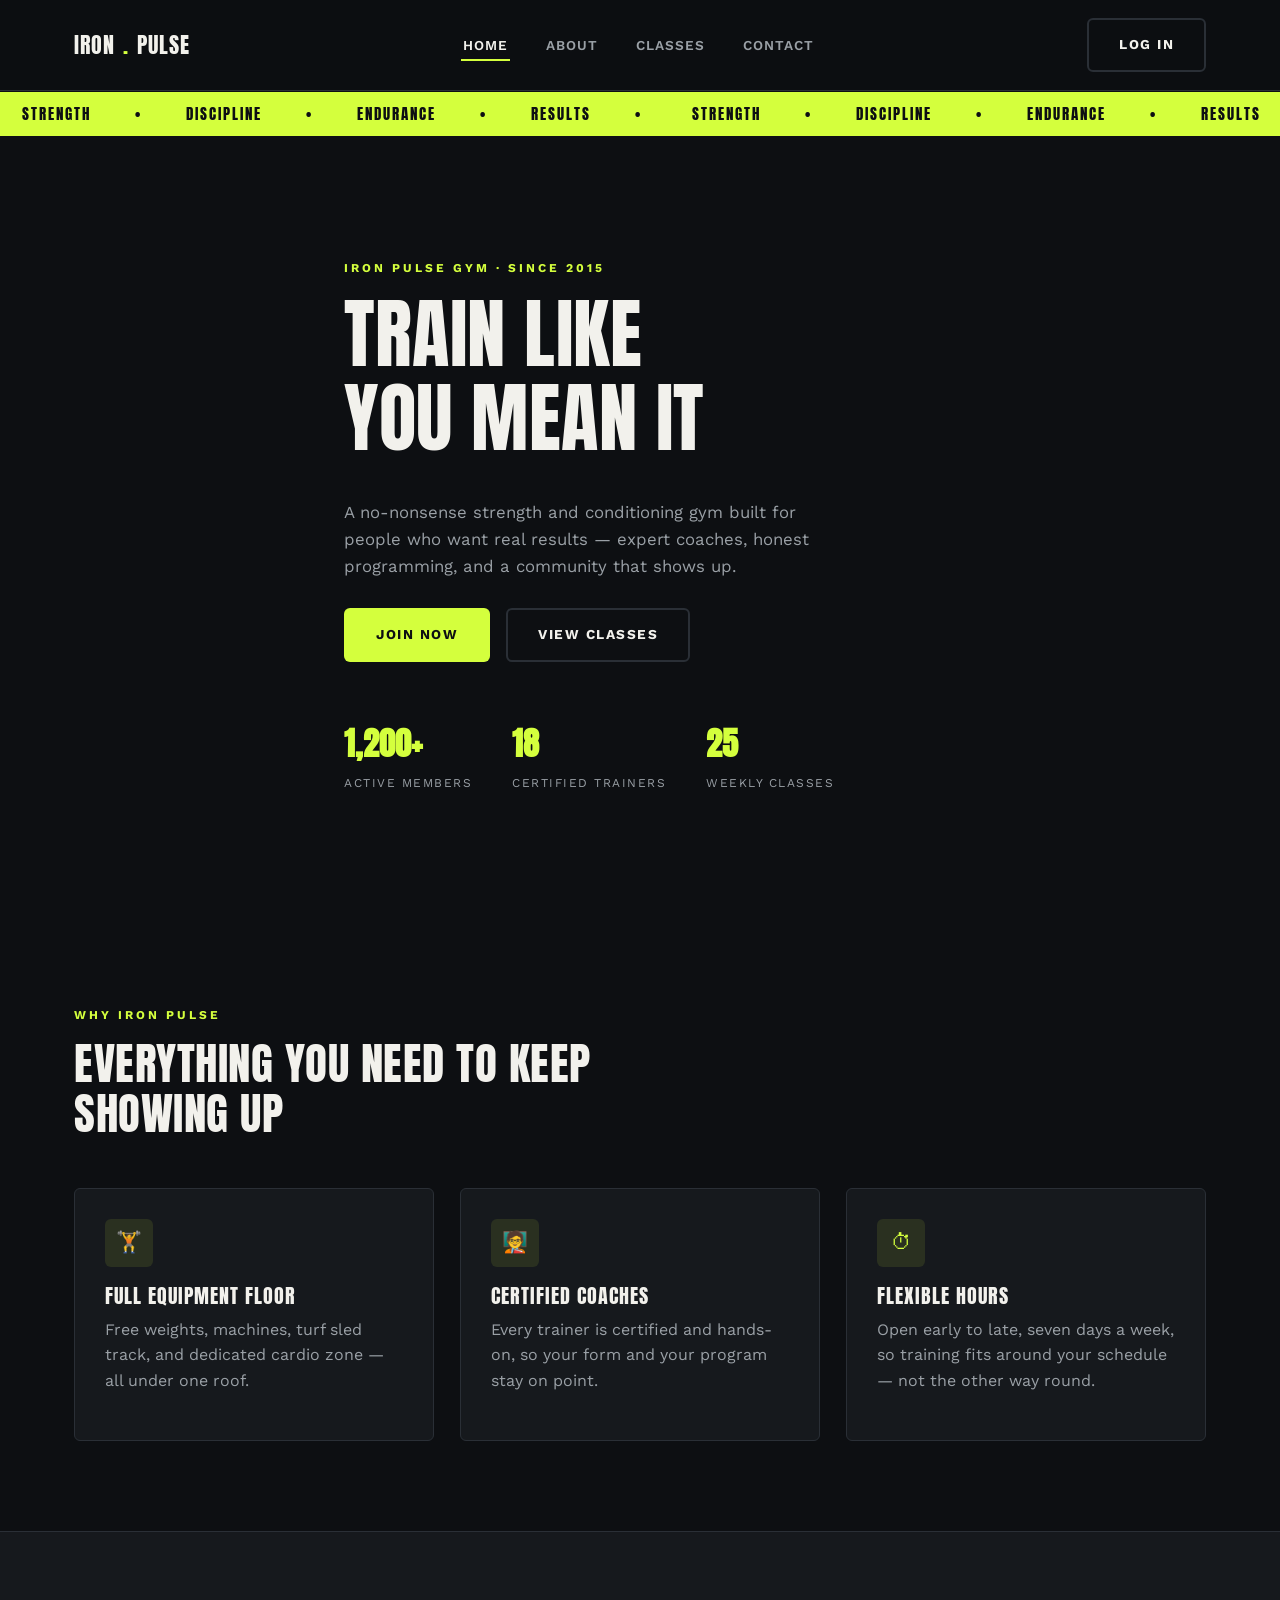
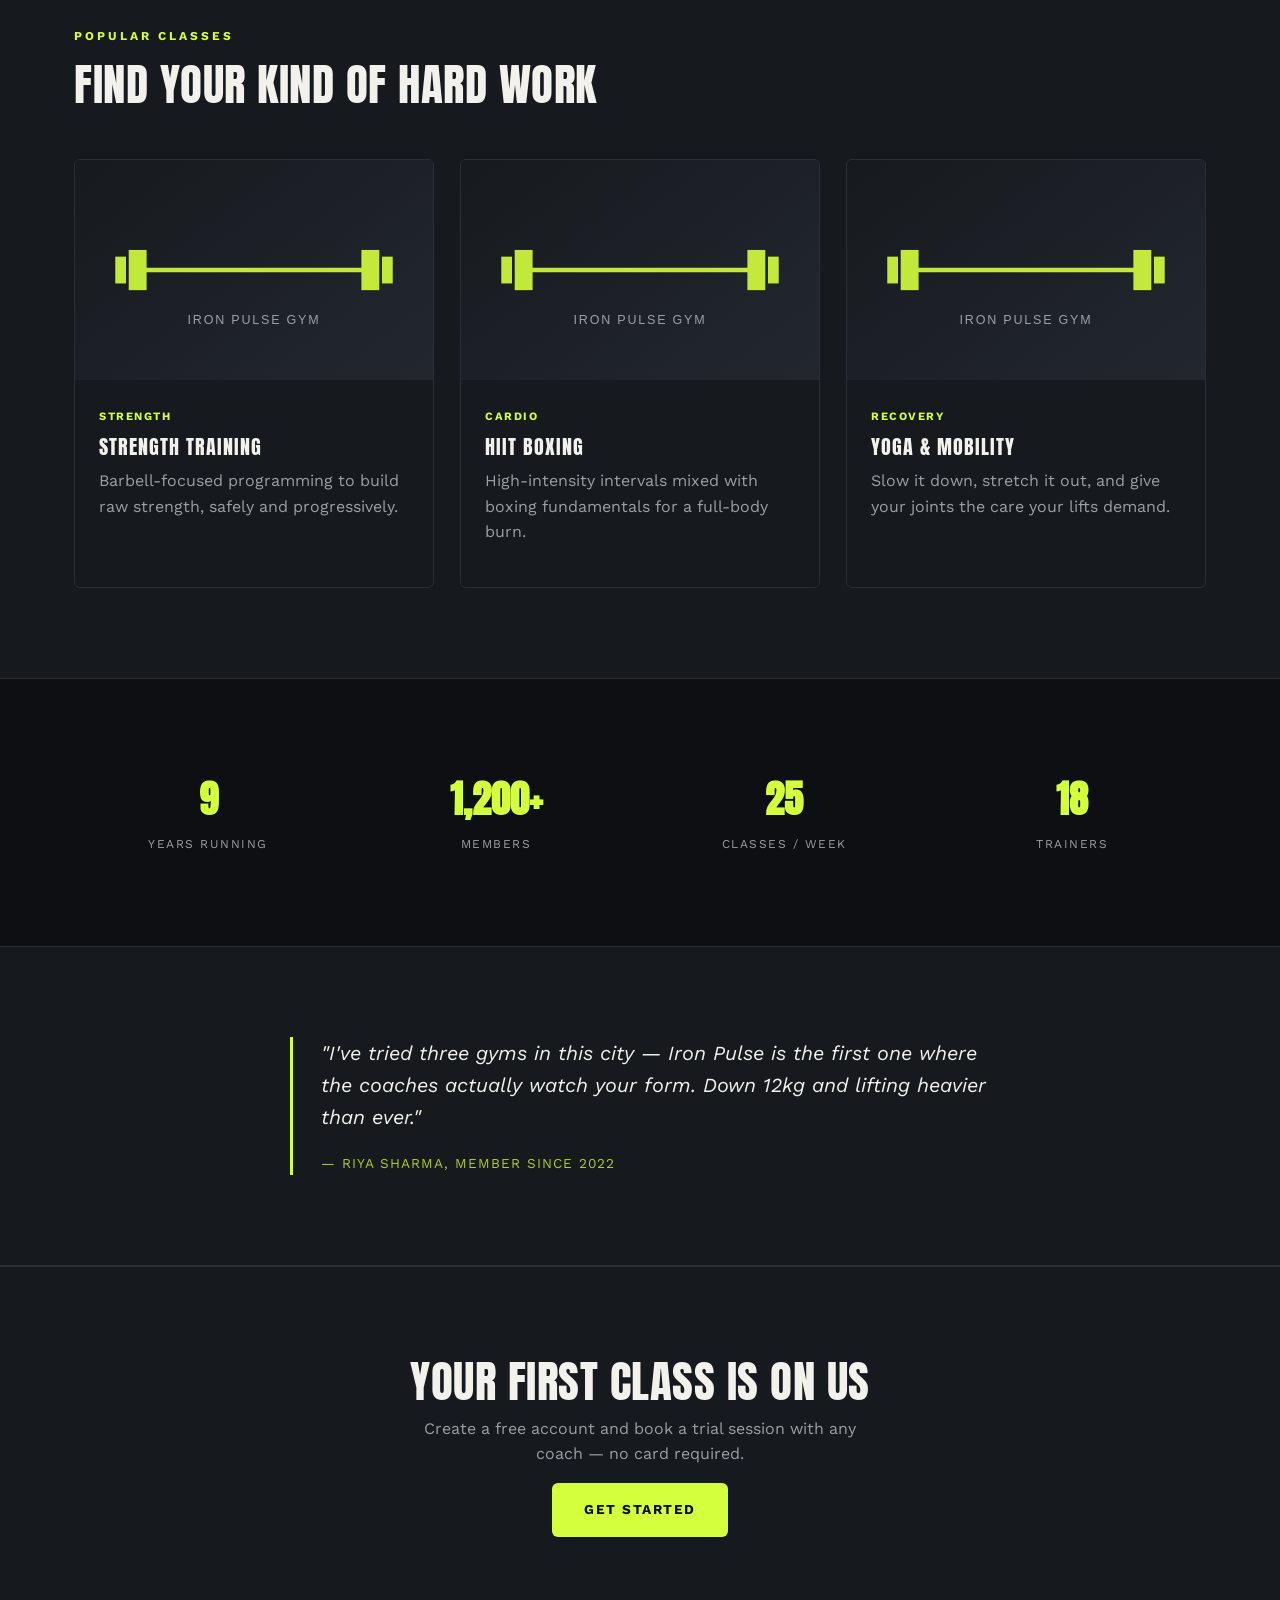
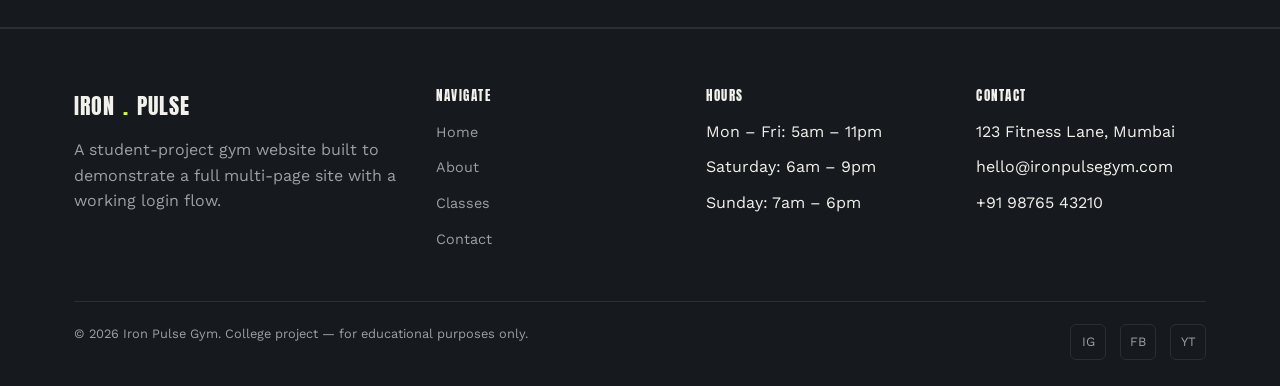
<file: IRON_PULSE--main/IRON_PULSE--main/IRON PULSE/index.html>
<!DOCTYPE html>
<html lang="en">
<head>
<meta charset="UTF-8">
<meta name="viewport" content="width=device-width, initial-scale=1.0">
<title>Iron Pulse Gym — Train Like You Mean It</title>
<meta name="description" content="Iron Pulse Gym — strength training, HIIT, yoga and more. Join today.">
<link rel="stylesheet" href="css/style.css">
</head>
<body>

<header class="site-header">
  <nav class="nav container">
    <a href="index.html" class="brand">IRON<span class="dot">.</span>PULSE</a>
    <ul class="nav-links">
      <li><a href="index.html" class="active">Home</a></li>
      <li><a href="about.html">About</a></li>
      <li><a href="classes.html">Classes</a></li>
      <li><a href="contact.html">Contact</a></li>
    </ul>
    <div class="nav-cta">
      <a href="login.html" class="btn btn-ghost">Log In</a>
      <button class="nav-toggle" aria-label="Toggle menu">☰</button>
    </div>
  </nav>
</header>

<div class="marquee" aria-hidden="true">
  <div class="marquee-track">
    <span>STRENGTH</span><span>•</span><span>DISCIPLINE</span><span>•</span><span>ENDURANCE</span><span>•</span><span>RESULTS</span><span>•</span>
    <span>STRENGTH</span><span>•</span><span>DISCIPLINE</span><span>•</span><span>ENDURANCE</span><span>•</span><span>RESULTS</span><span>•</span>
  </div>
</div>

<!-- HERO -->
<section class="hero">
  <div class="container hero-inner">
    <span class="eyebrow">Iron Pulse Gym · Since 2015</span>
    <h1>Train Like<br>You Mean It</h1>
    <p class="lead">A no-nonsense strength and conditioning gym built for people who want real results — expert coaches, honest programming, and a community that shows up.</p>
    <div class="hero-actions">
      <a href="login.html" class="btn btn-primary">Join Now</a>
      <a href="classes.html" class="btn btn-ghost">View Classes</a>
    </div>
    <div class="hero-stats">
      <div><strong>1,200+</strong><span>Active Members</span></div>
      <div><strong>18</strong><span>Certified Trainers</span></div>
      <div><strong>25</strong><span>Weekly Classes</span></div>
    </div>
  </div>
</section>

<!-- WHY CHOOSE US -->
<section>
  <div class="container">
    <div class="section-head">
      <span class="eyebrow">Why Iron Pulse</span>
      <h2>Everything you need to keep showing up</h2>
    </div>
    <div class="grid grid-3">
      <div class="card">
        <div class="icon">🏋</div>
        <h3>Full Equipment Floor</h3>
        <p>Free weights, machines, turf sled track, and dedicated cardio zone — all under one roof.</p>
      </div>
      <div class="card">
        <div class="icon">🧑‍🏫</div>
        <h3>Certified Coaches</h3>
        <p>Every trainer is certified and hands-on, so your form and your program stay on point.</p>
      </div>
      <div class="card">
        <div class="icon">⏱</div>
        <h3>Flexible Hours</h3>
        <p>Open early to late, seven days a week, so training fits around your schedule — not the other way round.</p>
      </div>
    </div>
  </div>
</section>

<!-- FEATURED CLASSES -->
<section class="section-alt">
  <div class="container">
    <div class="section-head">
      <span class="eyebrow">Popular Classes</span>
      <h2>Find your kind of hard work</h2>
    </div>
    <div class="grid grid-3">
      <div class="media-card">
        <img src="https://images.unsplash.com/photo-1600880292203-757bb62b4baf?auto=format&fit=crop&w=700&q=80" alt="Trainer coaching a client through a strength training set" onerror="this.src='assets/placeholder.svg'">
        <div class="body">
          <span class="tag">Strength</span>
          <h3>Strength Training</h3>
          <p>Barbell-focused programming to build raw strength, safely and progressively.</p>
        </div>
      </div>
      <div class="media-card">
        <img src="https://images.unsplash.com/photo-1601422407692-ec4eeec1d9b3?auto=format&fit=crop&w=700&q=80" alt="Boxing gloves and pads used in a HIIT boxing class" onerror="this.src='assets/placeholder.svg'">
        <div class="body">
          <span class="tag">Cardio</span>
          <h3>HIIT Boxing</h3>
          <p>High-intensity intervals mixed with boxing fundamentals for a full-body burn.</p>
        </div>
      </div>
      <div class="media-card">
        <img src="https://images.unsplash.com/photo-1518611012118-696072aa579a?auto=format&fit=crop&w=700&q=80" alt="Group yoga and mobility class on mats" onerror="this.src='assets/placeholder.svg'">
        <div class="body">
          <span class="tag">Recovery</span>
          <h3>Yoga & Mobility</h3>
          <p>Slow it down, stretch it out, and give your joints the care your lifts demand.</p>
        </div>
      </div>
    </div>
  </div>
</section>

<!-- STATS -->
<section>
  <div class="container stats-strip">
    <div><strong>9</strong><span>Years Running</span></div>
    <div><strong>1,200+</strong><span>Members</span></div>
    <div><strong>25</strong><span>Classes / Week</span></div>
    <div><strong>18</strong><span>Trainers</span></div>
  </div>
</section>

<!-- TESTIMONIAL -->
<section class="section-alt">
  <div class="container">
    <div class="testimonial">
      <p>"I've tried three gyms in this city — Iron Pulse is the first one where the coaches actually watch your form. Down 12kg and lifting heavier than ever."</p>
      <div class="who">— Riya Sharma, Member since 2022</div>
    </div>
  </div>
</section>

<!-- CTA -->
<section class="cta-band">
  <div class="container">
    <h2>Your first class is on us</h2>
    <p>Create a free account and book a trial session with any coach — no card required.</p>
    <a href="login.html" class="btn btn-primary">Get Started</a>
  </div>
</section>

<footer class="site-footer">
  <div class="container">
    <div class="footer-grid">
      <div>
        <div class="brand" style="margin-bottom:14px;">IRON<span class="dot">.</span>PULSE</div>
        <p>A student-project gym website built to demonstrate a full multi-page site with a working login flow.</p>
      </div>
      <div>
        <h4>Navigate</h4>
        <ul>
          <li><a href="index.html">Home</a></li>
          <li><a href="about.html">About</a></li>
          <li><a href="classes.html">Classes</a></li>
          <li><a href="contact.html">Contact</a></li>
        </ul>
      </div>
      <div>
        <h4>Hours</h4>
        <ul>
          <li>Mon – Fri: 5am – 11pm</li>
          <li>Saturday: 6am – 9pm</li>
          <li>Sunday: 7am – 6pm</li>
        </ul>
      </div>
      <div>
        <h4>Contact</h4>
        <ul>
          <li>123 Fitness Lane, Mumbai</li>
          <li>hello@ironpulsegym.com</li>
          <li>+91 98765 43210</li>
        </ul>
      </div>
    </div>
    <div class="footer-bottom">
      <span>© 2026 Iron Pulse Gym. College project — for educational purposes only.</span>
      <div class="social-row">
        <a href="#" aria-label="Instagram">IG</a>
        <a href="#" aria-label="Facebook">FB</a>
        <a href="#" aria-label="YouTube">YT</a>
      </div>
    </div>
  </div>
</footer>

<script src="js/script.js"></script>
</body>
</html>
</file>
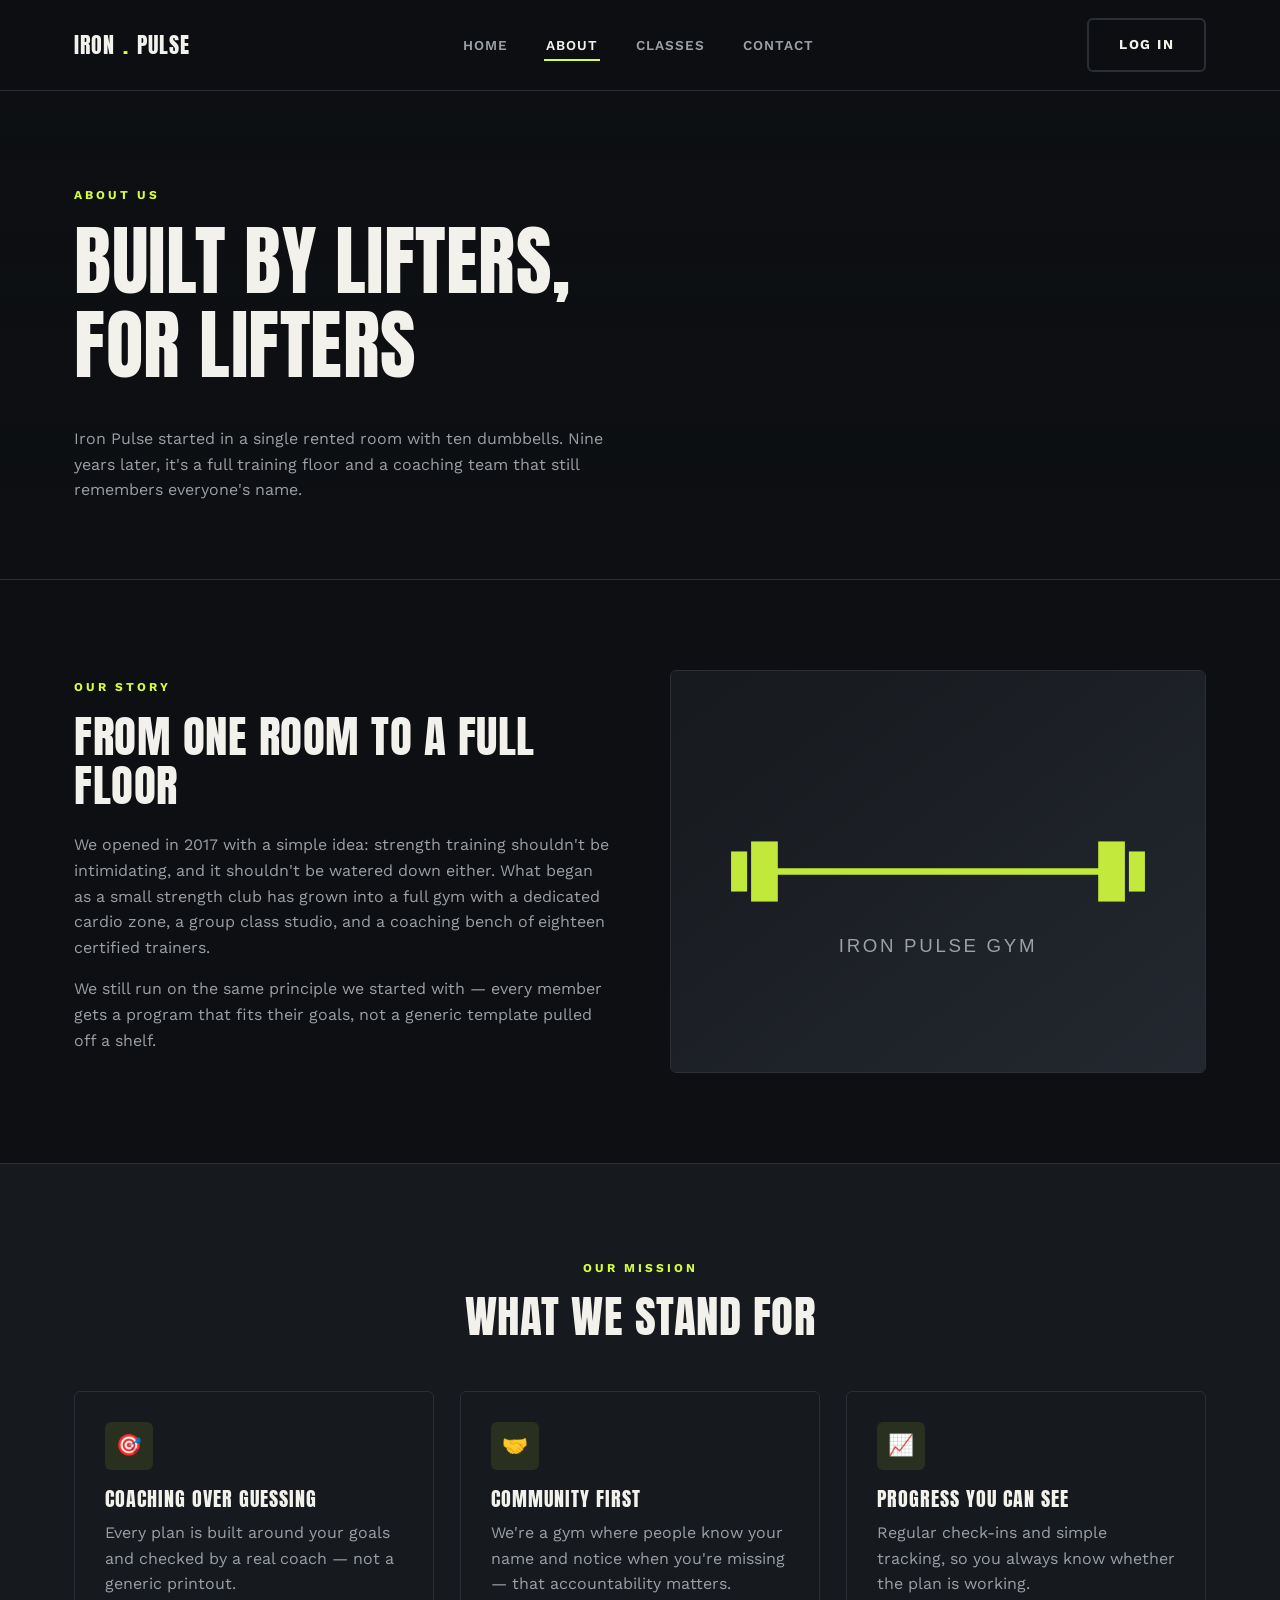
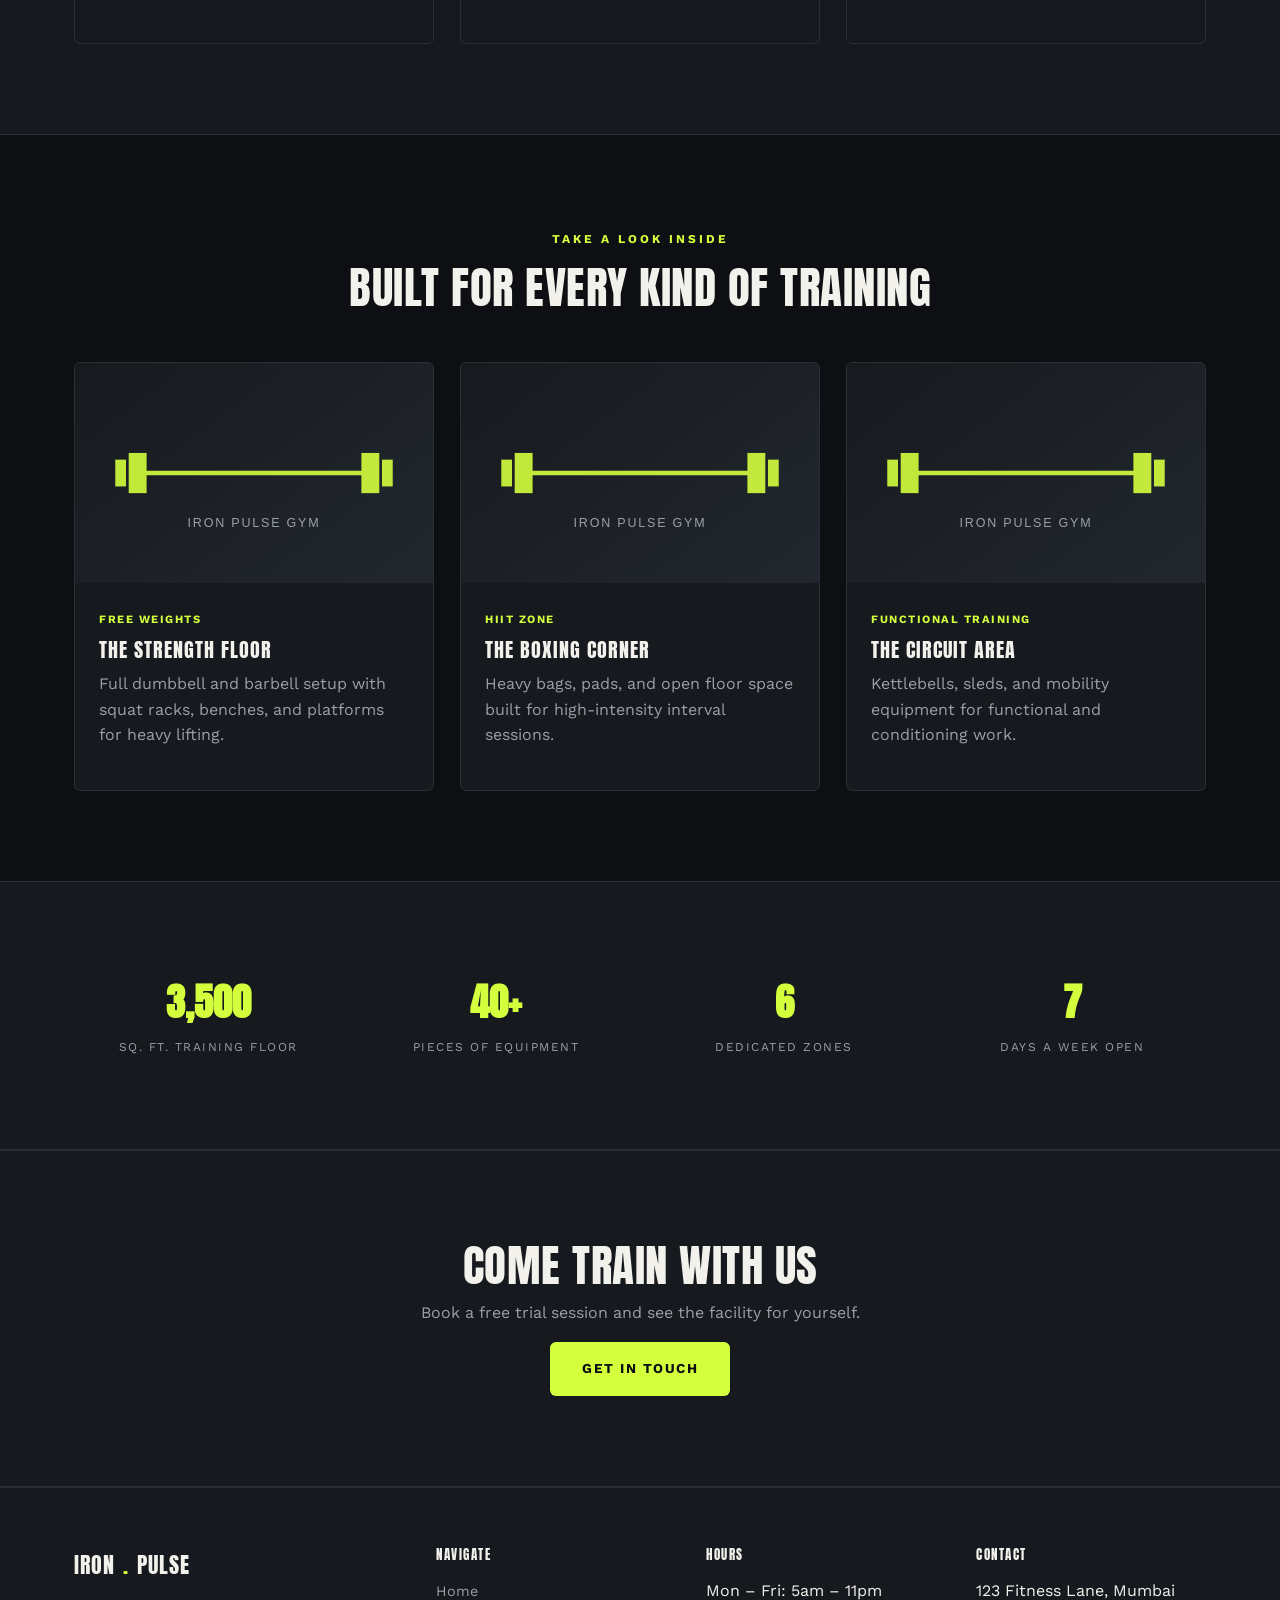
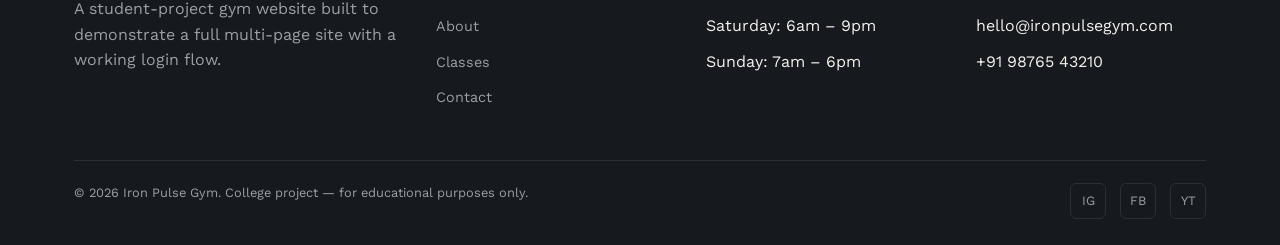
<file: IRON_PULSE--main/IRON_PULSE--main/IRON PULSE/about.html>
<!DOCTYPE html>
<html lang="en">
<head>
<meta charset="UTF-8">
<meta name="viewport" content="width=device-width, initial-scale=1.0">
<title>About Us — Iron Pulse Gym</title>
<meta name="description" content="Learn about Iron Pulse Gym's story, mission, and coaching team.">
<link rel="stylesheet" href="css/style.css">
</head>
<body>

<header class="site-header">
  <nav class="nav container">
    <a href="index.html" class="brand">IRON<span class="dot">.</span>PULSE</a>
    <ul class="nav-links">
      <li><a href="index.html">Home</a></li>
      <li><a href="about.html" class="active">About</a></li>
      <li><a href="classes.html">Classes</a></li>
      <li><a href="contact.html">Contact</a></li>
    </ul>
    <div class="nav-cta">
      <a href="login.html" class="btn btn-ghost">Log In</a>
      <button class="nav-toggle" aria-label="Toggle menu">☰</button>
    </div>
  </nav>
</header>

<section class="page-hero" style="--hero-img:url('https://images.unsplash.com/photo-1571019613454-1cb2f99b2d8b?auto=format&fit=crop&w=1600&q=80');">
  <div class="container">
    <span class="eyebrow">About Us</span>
    <h1>Built By Lifters,<br>For Lifters</h1>
    <p>Iron Pulse started in a single rented room with ten dumbbells. Nine years later, it's a full training floor and a coaching team that still remembers everyone's name.</p>
  </div>
</section>

<section>
  <div class="container">
    <div class="grid grid-2" style="align-items:center; gap:60px;">
      <div>
        <span class="eyebrow">Our Story</span>
        <h2>From One Room To A Full Floor</h2>
        <p>We opened in 2017 with a simple idea: strength training shouldn't be intimidating, and it shouldn't be watered down either. What began as a small strength club has grown into a full gym with a dedicated cardio zone, a group class studio, and a coaching bench of eighteen certified trainers.</p>
        <p>We still run on the same principle we started with — every member gets a program that fits their goals, not a generic template pulled off a shelf.</p>
      </div>
      <div>
        <img src="https://images.unsplash.com/photo-1550345332-09e3ac987658?auto=format&fit=crop&w=800&q=80" alt="Wide view of the Iron Pulse gym training floor" onerror="this.src='assets/placeholder.svg'" style="border-radius:6px; border:1px solid var(--border);">
      </div>
    </div>
  </div>
</section>

<section class="section-alt">
  <div class="container">
    <div class="section-head center">
      <span class="eyebrow">Our Mission</span>
      <h2>What We Stand For</h2>
    </div>
    <div class="grid grid-3">
      <div class="card">
        <div class="icon">🎯</div>
        <h3>Coaching Over Guessing</h3>
        <p>Every plan is built around your goals and checked by a real coach — not a generic printout.</p>
      </div>
      <div class="card">
        <div class="icon">🤝</div>
        <h3>Community First</h3>
        <p>We're a gym where people know your name and notice when you're missing — that accountability matters.</p>
      </div>
      <div class="card">
        <div class="icon">📈</div>
        <h3>Progress You Can See</h3>
        <p>Regular check-ins and simple tracking, so you always know whether the plan is working.</p>
      </div>
    </div>
  </div>
</section>

<section>
  <div class="container">
    <div class="section-head center">
      <span class="eyebrow">Take A Look Inside</span>
      <h2>Built For Every Kind Of Training</h2>
    </div>
    <div class="grid grid-3">
      <div class="media-card">
        <img src="https://images.unsplash.com/photo-1583454110551-21f2fa2afe61?auto=format&fit=crop&w=700&q=80" alt="Free weights and dumbbell rack on the training floor" onerror="this.src='assets/placeholder.svg'">
        <div class="body">
          <span class="tag">Free Weights</span>
          <h3>The Strength Floor</h3>
          <p>Full dumbbell and barbell setup with squat racks, benches, and platforms for heavy lifting.</p>
        </div>
      </div>
      <div class="media-card">
        <img src="https://images.unsplash.com/photo-1601422407692-ec4eeec1d9b3?auto=format&fit=crop&w=700&q=80" alt="Boxing and HIIT training corner" onerror="this.src='assets/placeholder.svg'">
        <div class="body">
          <span class="tag">HIIT Zone</span>
          <h3>The Boxing Corner</h3>
          <p>Heavy bags, pads, and open floor space built for high-intensity interval sessions.</p>
        </div>
      </div>
      <div class="media-card">
        <img src="https://images.unsplash.com/photo-1584735175315-9d5df23860e6?auto=format&fit=crop&w=700&q=80" alt="Kettlebells and functional training equipment" onerror="this.src='assets/placeholder.svg'">
        <div class="body">
          <span class="tag">Functional Training</span>
          <h3>The Circuit Area</h3>
          <p>Kettlebells, sleds, and mobility equipment for functional and conditioning work.</p>
        </div>
      </div>
    </div>
  </div>
</section>

<section class="section-alt">
  <div class="container stats-strip">
    <div><strong>3,500</strong><span>Sq. Ft. Training Floor</span></div>
    <div><strong>40+</strong><span>Pieces Of Equipment</span></div>
    <div><strong>6</strong><span>Dedicated Zones</span></div>
    <div><strong>7</strong><span>Days A Week Open</span></div>
  </div>
</section>

<section class="cta-band">
  <div class="container">
    <h2>Come train with us</h2>
    <p>Book a free trial session and see the facility for yourself.</p>
    <a href="contact.html" class="btn btn-primary">Get In Touch</a>
  </div>
</section>

<footer class="site-footer">
  <div class="container">
    <div class="footer-grid">
      <div>
        <div class="brand" style="margin-bottom:14px;">IRON<span class="dot">.</span>PULSE</div>
        <p>A student-project gym website built to demonstrate a full multi-page site with a working login flow.</p>
      </div>
      <div>
        <h4>Navigate</h4>
        <ul>
          <li><a href="index.html">Home</a></li>
          <li><a href="about.html">About</a></li>
          <li><a href="classes.html">Classes</a></li>
          <li><a href="contact.html">Contact</a></li>
        </ul>
      </div>
      <div>
        <h4>Hours</h4>
        <ul>
          <li>Mon – Fri: 5am – 11pm</li>
          <li>Saturday: 6am – 9pm</li>
          <li>Sunday: 7am – 6pm</li>
        </ul>
      </div>
      <div>
        <h4>Contact</h4>
        <ul>
          <li>123 Fitness Lane, Mumbai</li>
          <li>hello@ironpulsegym.com</li>
          <li>+91 98765 43210</li>
        </ul>
      </div>
    </div>
    <div class="footer-bottom">
      <span>© 2026 Iron Pulse Gym. College project — for educational purposes only.</span>
      <div class="social-row">
        <a href="#" aria-label="Instagram">IG</a>
        <a href="#" aria-label="Facebook">FB</a>
        <a href="#" aria-label="YouTube">YT</a>
      </div>
    </div>
  </div>
</footer>

<script src="js/script.js"></script>
</body>
</html>
</file>
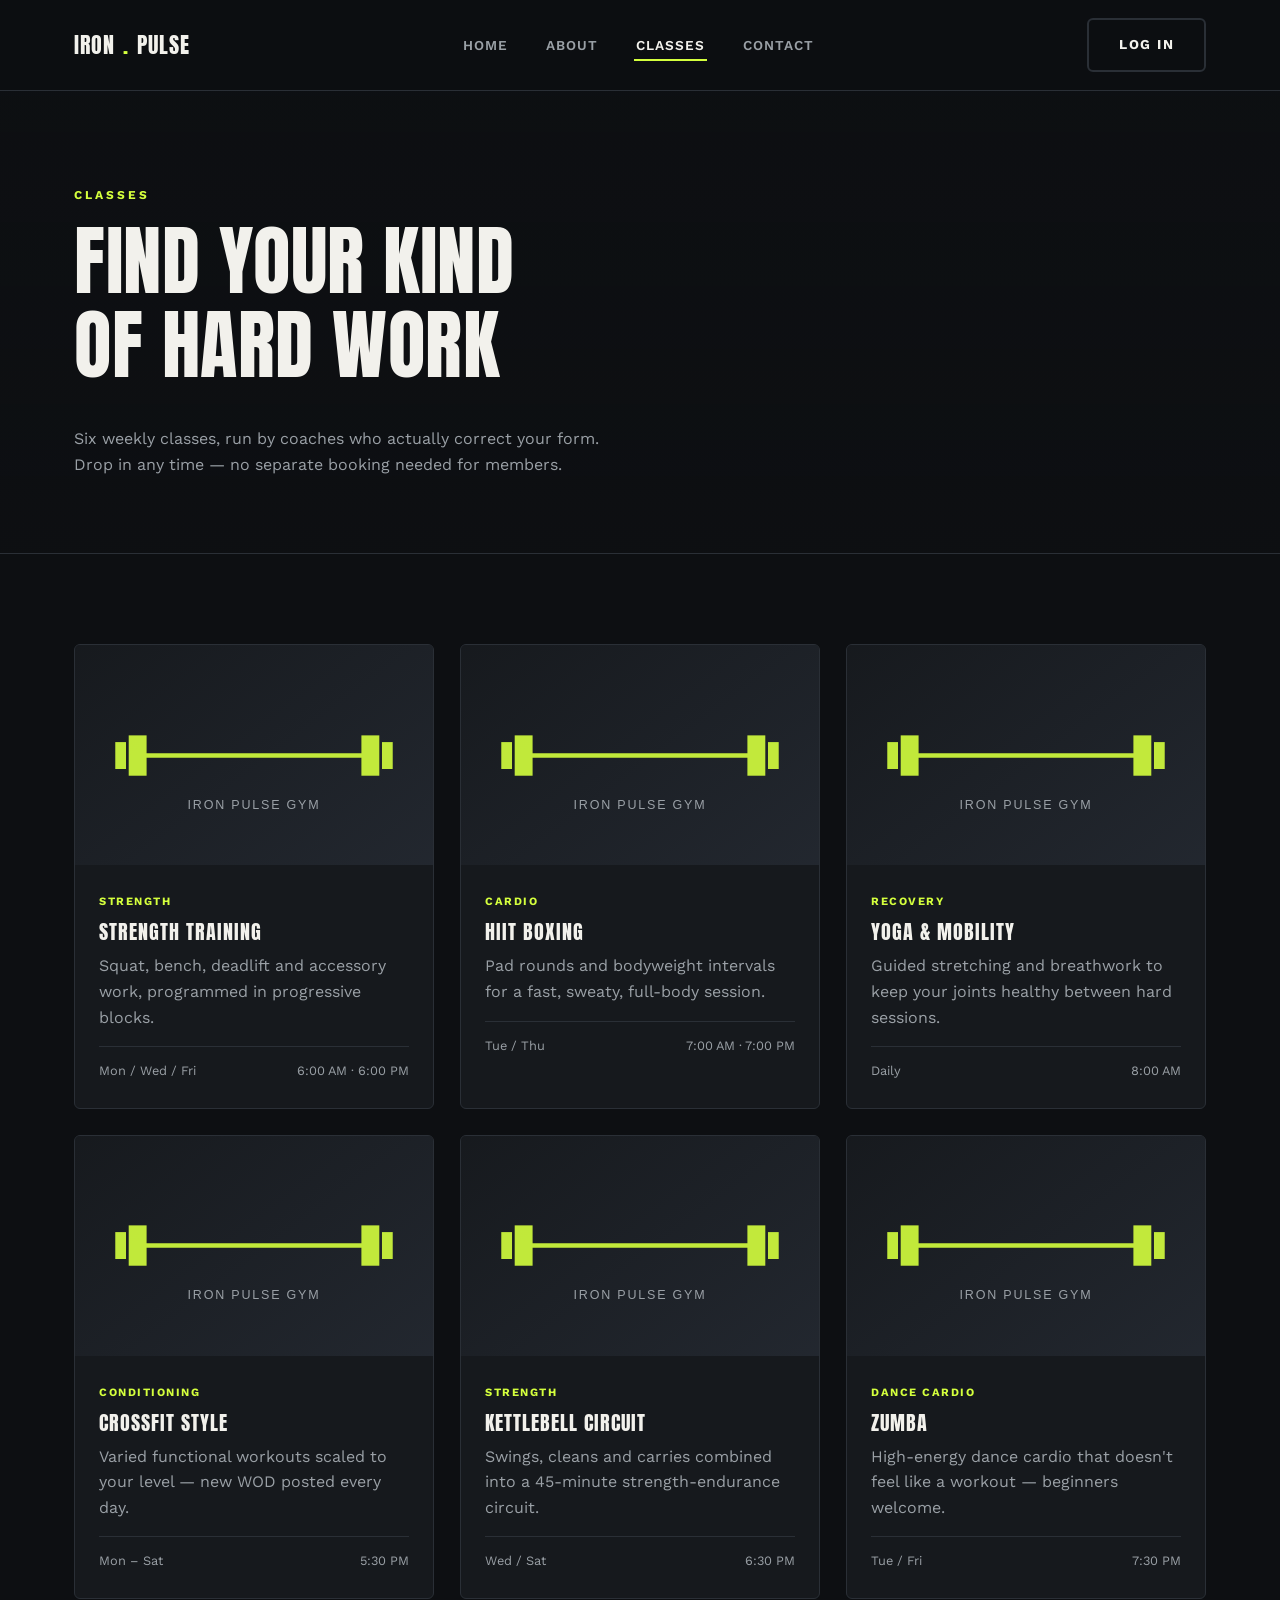
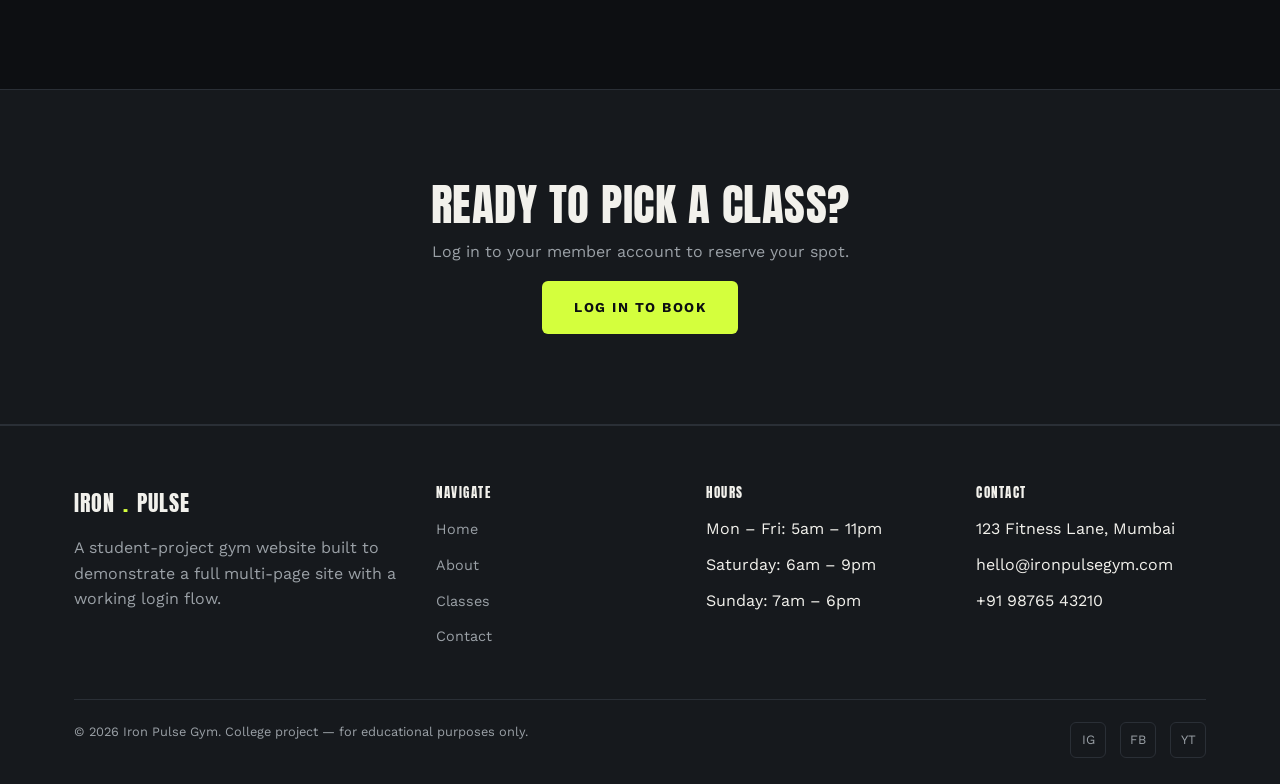
<file: IRON_PULSE--main/IRON_PULSE--main/IRON PULSE/classes.html>
<!DOCTYPE html>
<html lang="en">
<head>
<meta charset="UTF-8">
<meta name="viewport" content="width=device-width, initial-scale=1.0">
<title>Classes — Iron Pulse Gym</title>
<meta name="description" content="Browse Iron Pulse Gym's weekly classes: strength training, HIIT boxing, yoga, CrossFit, spin and Zumba.">
<link rel="stylesheet" href="css/style.css">
</head>
<body>

<header class="site-header">
  <nav class="nav container">
    <a href="index.html" class="brand">IRON<span class="dot">.</span>PULSE</a>
    <ul class="nav-links">
      <li><a href="index.html">Home</a></li>
      <li><a href="about.html">About</a></li>
      <li><a href="classes.html" class="active">Classes</a></li>
      <li><a href="contact.html">Contact</a></li>
    </ul>
    <div class="nav-cta">
      <a href="login.html" class="btn btn-ghost">Log In</a>
      <button class="nav-toggle" aria-label="Toggle menu">☰</button>
    </div>
  </nav>
</header>

<section class="page-hero" style="--hero-img:url('https://images.unsplash.com/photo-1583454110551-21f2fa2afe61?auto=format&fit=crop&w=1600&q=80');">
  <div class="container">
    <span class="eyebrow">Classes</span>
    <h1>Find Your Kind<br>Of Hard Work</h1>
    <p>Six weekly classes, run by coaches who actually correct your form. Drop in any time — no separate booking needed for members.</p>
  </div>
</section>

<section>
  <div class="container">
    <div class="grid grid-3">

      <div class="media-card">
        <img src="https://images.unsplash.com/photo-1600880292203-757bb62b4baf?auto=format&fit=crop&w=700&q=80" alt="Coach spotting a member during a barbell strength set" onerror="this.src='assets/placeholder.svg'">
        <div class="body">
          <span class="tag">Strength</span>
          <h3>Strength Training</h3>
          <p>Squat, bench, deadlift and accessory work, programmed in progressive blocks.</p>
          <div class="meta"><span>Mon / Wed / Fri</span><span>6:00 AM · 6:00 PM</span></div>
        </div>
      </div>

      <div class="media-card">
        <img src="https://images.unsplash.com/photo-1601422407692-ec4eeec1d9b3?auto=format&fit=crop&w=700&q=80" alt="Boxing gloves used during HIIT boxing class" onerror="this.src='assets/placeholder.svg'">
        <div class="body">
          <span class="tag">Cardio</span>
          <h3>HIIT Boxing</h3>
          <p>Pad rounds and bodyweight intervals for a fast, sweaty, full-body session.</p>
          <div class="meta"><span>Tue / Thu</span><span>7:00 AM · 7:00 PM</span></div>
        </div>
      </div>

      <div class="media-card">
        <img src="https://images.unsplash.com/photo-1518611012118-696072aa579a?auto=format&fit=crop&w=700&q=80" alt="Group stretching on mats during a yoga and mobility class" onerror="this.src='assets/placeholder.svg'">
        <div class="body">
          <span class="tag">Recovery</span>
          <h3>Yoga & Mobility</h3>
          <p>Guided stretching and breathwork to keep your joints healthy between hard sessions.</p>
          <div class="meta"><span>Daily</span><span>8:00 AM</span></div>
        </div>
      </div>

      <div class="media-card">
        <img src="https://images.unsplash.com/photo-1517963879433-6ad2b056d712?auto=format&fit=crop&w=700&q=80" alt="Member running during a cardio conditioning class" onerror="this.src='assets/placeholder.svg'">
        <div class="body">
          <span class="tag">Conditioning</span>
          <h3>CrossFit Style</h3>
          <p>Varied functional workouts scaled to your level — new WOD posted every day.</p>
          <div class="meta"><span>Mon – Sat</span><span>5:30 PM</span></div>
        </div>
      </div>

      <div class="media-card">
        <img src="https://images.unsplash.com/photo-1584735175315-9d5df23860e6?auto=format&fit=crop&w=700&q=80" alt="Member training with a kettlebell" onerror="this.src='assets/placeholder.svg'">
        <div class="body">
          <span class="tag">Strength</span>
          <h3>Kettlebell Circuit</h3>
          <p>Swings, cleans and carries combined into a 45-minute strength-endurance circuit.</p>
          <div class="meta"><span>Wed / Sat</span><span>6:30 PM</span></div>
        </div>
      </div>

      <div class="media-card">
        <img src="https://images.unsplash.com/photo-1550259979-ed79b48d2a30?auto=format&fit=crop&w=700&q=80" alt="Group fitness class in the studio" onerror="this.src='assets/placeholder.svg'">
        <div class="body">
          <span class="tag">Dance Cardio</span>
          <h3>Zumba</h3>
          <p>High-energy dance cardio that doesn't feel like a workout — beginners welcome.</p>
          <div class="meta"><span>Tue / Fri</span><span>7:30 PM</span></div>
        </div>
      </div>

    </div>
  </div>
</section>

<section class="cta-band">
  <div class="container">
    <h2>Ready to pick a class?</h2>
    <p>Log in to your member account to reserve your spot.</p>
    <a href="login.html" class="btn btn-primary">Log In To Book</a>
  </div>
</section>

<footer class="site-footer">
  <div class="container">
    <div class="footer-grid">
      <div>
        <div class="brand" style="margin-bottom:14px;">IRON<span class="dot">.</span>PULSE</div>
        <p>A student-project gym website built to demonstrate a full multi-page site with a working login flow.</p>
      </div>
      <div>
        <h4>Navigate</h4>
        <ul>
          <li><a href="index.html">Home</a></li>
          <li><a href="about.html">About</a></li>
          <li><a href="classes.html">Classes</a></li>
          <li><a href="contact.html">Contact</a></li>
        </ul>
      </div>
      <div>
        <h4>Hours</h4>
        <ul>
          <li>Mon – Fri: 5am – 11pm</li>
          <li>Saturday: 6am – 9pm</li>
          <li>Sunday: 7am – 6pm</li>
        </ul>
      </div>
      <div>
        <h4>Contact</h4>
        <ul>
          <li>123 Fitness Lane, Mumbai</li>
          <li>hello@ironpulsegym.com</li>
          <li>+91 98765 43210</li>
        </ul>
      </div>
    </div>
    <div class="footer-bottom">
      <span>© 2026 Iron Pulse Gym. College project — for educational purposes only.</span>
      <div class="social-row">
        <a href="#" aria-label="Instagram">IG</a>
        <a href="#" aria-label="Facebook">FB</a>
        <a href="#" aria-label="YouTube">YT</a>
      </div>
    </div>
  </div>
</footer>

<script src="js/script.js"></script>
</body>
</html>
</file>
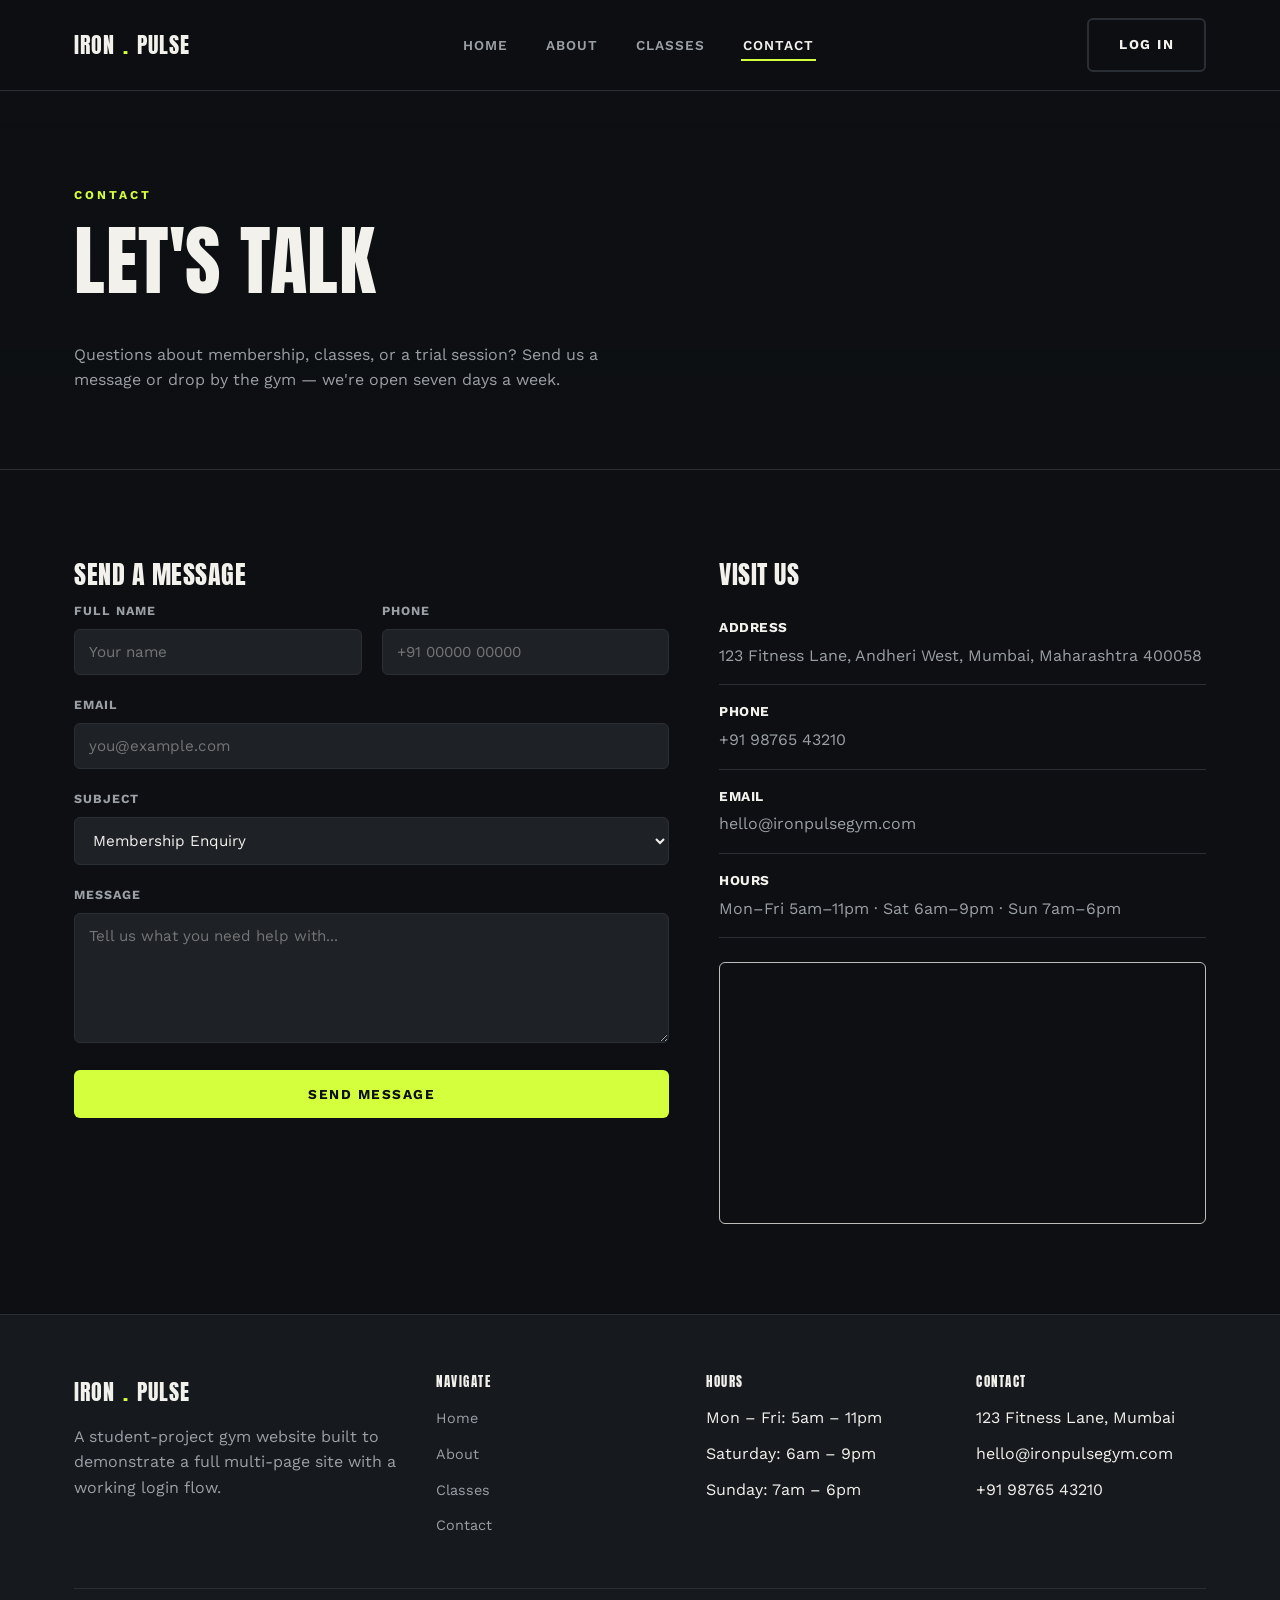
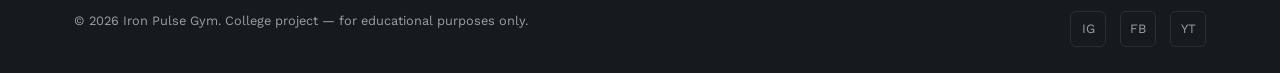
<file: IRON_PULSE--main/IRON_PULSE--main/IRON PULSE/contact.html>
<!DOCTYPE html>
<html lang="en">
<head>
<meta charset="UTF-8">
<meta name="viewport" content="width=device-width, initial-scale=1.0">
<title>Contact — Iron Pulse Gym</title>
<meta name="description" content="Get in touch with Iron Pulse Gym — visit us, call us, or send a message.">
<link rel="stylesheet" href="css/style.css">
</head>
<body>

<header class="site-header">
  <nav class="nav container">
    <a href="index.html" class="brand">IRON<span class="dot">.</span>PULSE</a>
    <ul class="nav-links">
      <li><a href="index.html">Home</a></li>
      <li><a href="about.html">About</a></li>
      <li><a href="classes.html">Classes</a></li>
      <li><a href="contact.html" class="active">Contact</a></li>
    </ul>
    <div class="nav-cta">
      <a href="login.html" class="btn btn-ghost">Log In</a>
      <button class="nav-toggle" aria-label="Toggle menu">☰</button>
    </div>
  </nav>
</header>

<section class="page-hero" style="--hero-img:url('https://images.unsplash.com/photo-1534438327276-14e5300c3a48?auto=format&fit=crop&w=1600&q=80');">
  <div class="container">
    <span class="eyebrow">Contact</span>
    <h1>Let's Talk</h1>
    <p>Questions about membership, classes, or a trial session? Send us a message or drop by the gym — we're open seven days a week.</p>
  </div>
</section>

<section>
  <div class="container contact-grid">
    <div>
      <h2 style="font-size:1.6rem;">Send A Message</h2>
      <div class="form-success" id="contact-success">Thanks — your message has been sent. We'll get back to you within 24 hours.</div>
      <form id="contact-form" novalidate>
        <div class="form-row">
          <div class="form-field">
            <label for="name">Full Name</label>
            <input type="text" id="name" name="name" placeholder="Your name" required>
          </div>
          <div class="form-field">
            <label for="phone">Phone</label>
            <input type="tel" id="phone" name="phone" placeholder="+91 00000 00000">
          </div>
        </div>
        <div class="form-field">
          <label for="cemail">Email</label>
          <input type="email" id="cemail" name="email" placeholder="you@example.com" required>
        </div>
        <div class="form-field">
          <label for="subject">Subject</label>
          <select id="subject" name="subject">
            <option>Membership Enquiry</option>
            <option>Class Schedule</option>
            <option>Trial Session</option>
            <option>Other</option>
          </select>
        </div>
        <div class="form-field">
          <label for="message">Message</label>
          <textarea id="message" name="message" placeholder="Tell us what you need help with..." required></textarea>
        </div>
        <button type="submit" class="btn btn-primary btn-block">Send Message</button>
      </form>
    </div>

    <div>
      <h2 style="font-size:1.6rem;">Visit Us</h2>
      <ul class="info-list">
        <li>
          <div>
            <strong>Address</strong>
            <p style="margin:0;">123 Fitness Lane, Andheri West, Mumbai, Maharashtra 400058</p>
          </div>
        </li>
        <li>
          <div>
            <strong>Phone</strong>
            <p style="margin:0;">+91 98765 43210</p>
          </div>
        </li>
        <li>
          <div>
            <strong>Email</strong>
            <p style="margin:0;">hello@ironpulsegym.com</p>
          </div>
        </li>
        <li>
          <div>
            <strong>Hours</strong>
            <p style="margin:0;">Mon–Fri 5am–11pm · Sat 6am–9pm · Sun 7am–6pm</p>
          </div>
        </li>
      </ul>

      <div class="map-box">
        <iframe
          src="https://www.google.com/maps?q=Andheri%20West%2C%20Mumbai&output=embed"
          loading="lazy"
          referrerpolicy="no-referrer-when-downgrade"
          title="Iron Pulse Gym location map">
        </iframe>
      </div>
    </div>
  </div>
</section>

<footer class="site-footer">
  <div class="container">
    <div class="footer-grid">
      <div>
        <div class="brand" style="margin-bottom:14px;">IRON<span class="dot">.</span>PULSE</div>
        <p>A student-project gym website built to demonstrate a full multi-page site with a working login flow.</p>
      </div>
      <div>
        <h4>Navigate</h4>
        <ul>
          <li><a href="index.html">Home</a></li>
          <li><a href="about.html">About</a></li>
          <li><a href="classes.html">Classes</a></li>
          <li><a href="contact.html">Contact</a></li>
        </ul>
      </div>
      <div>
        <h4>Hours</h4>
        <ul>
          <li>Mon – Fri: 5am – 11pm</li>
          <li>Saturday: 6am – 9pm</li>
          <li>Sunday: 7am – 6pm</li>
        </ul>
      </div>
      <div>
        <h4>Contact</h4>
        <ul>
          <li>123 Fitness Lane, Mumbai</li>
          <li>hello@ironpulsegym.com</li>
          <li>+91 98765 43210</li>
        </ul>
      </div>
    </div>
    <div class="footer-bottom">
      <span>© 2026 Iron Pulse Gym. College project — for educational purposes only.</span>
      <div class="social-row">
        <a href="#" aria-label="Instagram">IG</a>
        <a href="#" aria-label="Facebook">FB</a>
        <a href="#" aria-label="YouTube">YT</a>
      </div>
    </div>
  </div>
</footer>

<script src="js/script.js"></script>
</body>
</html>
</file>
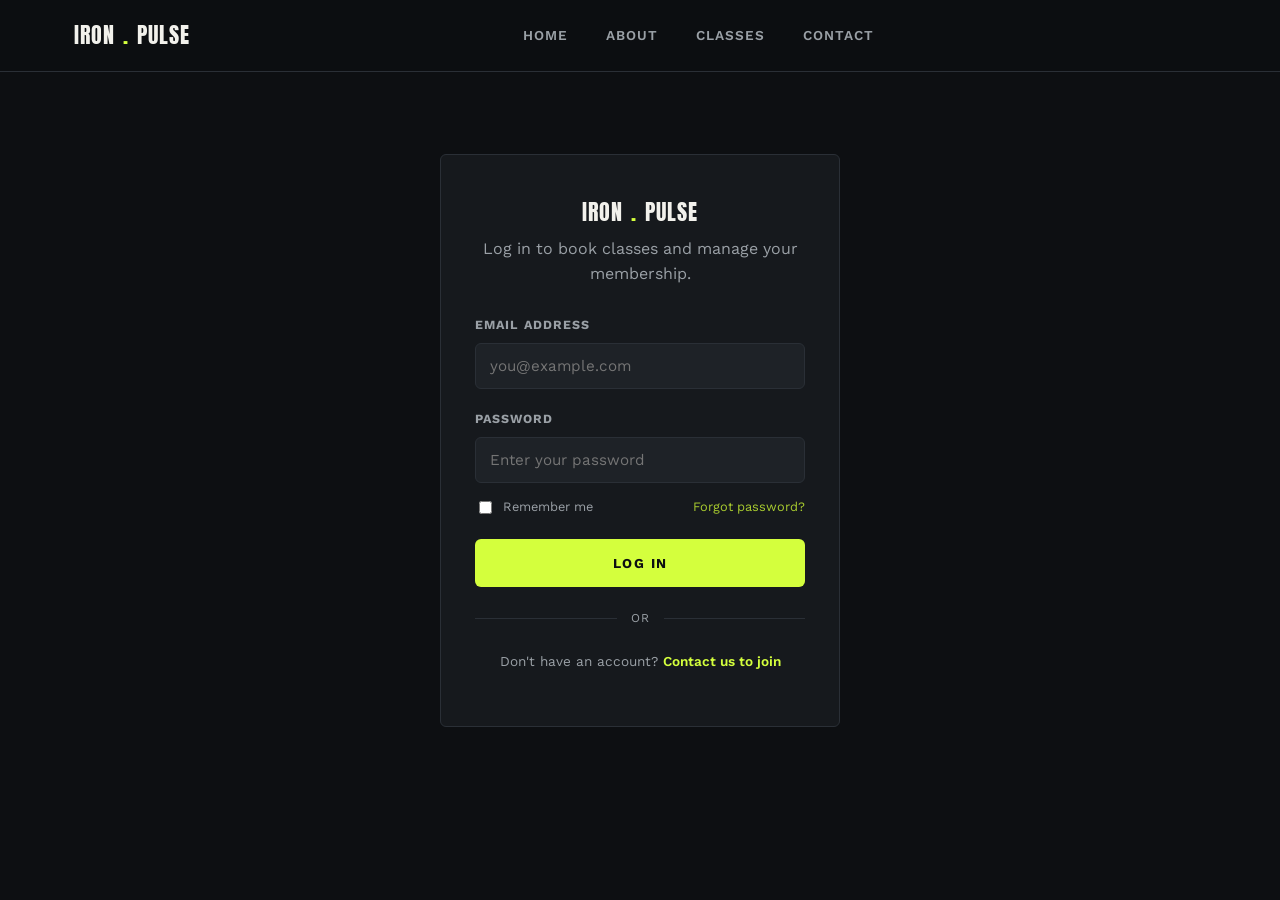
<file: IRON_PULSE--main/IRON_PULSE--main/IRON PULSE/login.html>
<!DOCTYPE html>
<html lang="en">
<head>
<meta charset="UTF-8">
<meta name="viewport" content="width=device-width, initial-scale=1.0">
<title>Log In — Iron Pulse Gym</title>
<meta name="description" content="Log in to your Iron Pulse Gym member account.">
<link rel="stylesheet" href="css/style.css">
</head>
<body>

<header class="site-header">
  <nav class="nav container">
    <a href="index.html" class="brand">IRON<span class="dot">.</span>PULSE</a>
    <ul class="nav-links">
      <li><a href="index.html">Home</a></li>
      <li><a href="about.html">About</a></li>
      <li><a href="classes.html">Classes</a></li>
      <li><a href="contact.html">Contact</a></li>
    </ul>
    <div class="nav-cta">
      <button class="nav-toggle" aria-label="Toggle menu">☰</button>
    </div>
  </nav>
</header>

<section class="auth-wrap">
  <div class="auth-card">
    <div class="brand">IRON<span class="dot">.</span>PULSE</div>
    <p class="auth-sub">Log in to book classes and manage your membership.</p>

    <div class="form-error" id="login-error"></div>

    <form id="login-form" novalidate>
      <div class="form-field">
        <label for="email">Email Address</label>
        <input type="email" id="email" name="email" placeholder="you@example.com" required>
      </div>
      <div class="form-field">
        <label for="password">Password</label>
        <input type="password" id="password" name="password" placeholder="Enter your password" required minlength="6">
      </div>
      <div class="auth-meta">
        <label class="remember">
          <input type="checkbox" name="remember" style="width:auto;">
          Remember me
        </label>
        <a href="#">Forgot password?</a>
      </div>
      <button type="submit" class="btn btn-primary btn-block">Log In</button>
    </form>

    <div class="auth-divider">or</div>

    <p class="auth-footer">Don't have an account? <a href="contact.html">Contact us to join</a></p>
  </div>
</section>

<script src="js/script.js"></script>
</body>
</html>
</file>
<file: IRON_PULSE--main/IRON_PULSE--main/IRON PULSE/css/style.css>
/* =========================================================
   IRON PULSE GYM — main stylesheet
   ========================================================= */

@import url('https://fonts.googleapis.com/css2?family=Anton&family=Work+Sans:wght@400;500;600;700&display=swap');

:root{
  --bg:        #0D0F12;
  --surface:   #16191D;
  --surface-2: #1E2227;
  --border:    #2A2F36;
  --text:      #F2F1EC;
  --text-muted:#9AA0A6;
  --volt:      #D4FF3D;
  --volt-dim:  #A9CC2F;
  --steel:     #4C5A66;
  --danger:    #FF5D5D;

  --font-display: 'Anton', 'Arial Narrow', sans-serif;
  --font-body: 'Work Sans', Arial, sans-serif;

  --radius: 6px;
  --max-width: 1180px;
}

*,*::before,*::after{ box-sizing: border-box; }

html{ scroll-behavior: smooth; }

body{
  margin:0;
  background: var(--bg);
  color: var(--text);
  font-family: var(--font-body);
  line-height: 1.6;
  -webkit-font-smoothing: antialiased;
}

img{ max-width:100%; display:block; }

a{ color: inherit; text-decoration: none; }

ul{ list-style:none; margin:0; padding:0; }

h1,h2,h3,h4{
  font-family: var(--font-display);
  font-weight: 400;
  letter-spacing: 0.5px;
  text-transform: uppercase;
  line-height: 1.1;
  margin: 0 0 0.5em;
}

h1{ font-size: clamp(2.6rem, 6vw, 5rem); }
h2{ font-size: clamp(1.8rem, 4vw, 2.8rem); }
h3{ font-size: 1.25rem; letter-spacing: 1px; }

p{ margin: 0 0 1em; color: var(--text-muted); }

.container{
  width: 100%;
  max-width: var(--max-width);
  margin: 0 auto;
  padding: 0 24px;
}

.eyebrow{
  display:inline-block;
  color: var(--volt);
  font-family: var(--font-body);
  font-weight: 700;
  font-size: 0.75rem;
  letter-spacing: 3px;
  text-transform: uppercase;
  margin-bottom: 14px;
}

/* Buttons */
.btn{
  display: inline-flex;
  align-items: center;
  justify-content: center;
  gap: 8px;
  padding: 14px 30px;
  border-radius: var(--radius);
  font-family: var(--font-body);
  font-weight: 700;
  font-size: 0.85rem;
  letter-spacing: 1.5px;
  text-transform: uppercase;
  border: 2px solid transparent;
  cursor: pointer;
  transition: transform .15s ease, background .2s ease, color .2s ease, border-color .2s ease;
}
.btn:active{ transform: scale(0.97); }
.btn-primary{ background: var(--volt); color:#0D0F12; }
.btn-primary:hover{ background: var(--volt-dim); }
.btn-ghost{ border-color: var(--border); color: var(--text); }
.btn-ghost:hover{ border-color: var(--volt); color: var(--volt); }
.btn-block{ width:100%; }

:focus-visible{
  outline: 3px solid var(--volt);
  outline-offset: 3px;
}

/* =========================================================
   Header / Nav
   ========================================================= */
.site-header{
  position: sticky;
  top: 0;
  z-index: 100;
  background: rgba(13,15,18,0.9);
  backdrop-filter: blur(8px);
  border-bottom: 1px solid var(--border);
}

.nav{
  display:flex;
  align-items:center;
  justify-content: space-between;
  padding: 18px 24px;
}

.brand{
  font-family: var(--font-display);
  font-size: 1.35rem;
  letter-spacing: 1px;
  display:flex;
  align-items:center;
  gap:8px;
}
.brand .dot{ color: var(--volt); }

.nav-links{
  display:flex;
  align-items:center;
  gap: 34px;
}
.nav-links a{
  font-size: 0.85rem;
  font-weight: 600;
  letter-spacing: 1px;
  text-transform: uppercase;
  color: var(--text-muted);
  padding: 6px 2px;
  border-bottom: 2px solid transparent;
  transition: color .2s ease, border-color .2s ease;
}
.nav-links a:hover,
.nav-links a.active{
  color: var(--text);
  border-color: var(--volt);
}

.nav-cta{ display:flex; align-items:center; gap: 16px; }

.nav-toggle{
  display:none;
  background:none;
  border: 1px solid var(--border);
  border-radius: var(--radius);
  width: 42px;
  height: 42px;
  color: var(--text);
  font-size: 1.2rem;
  cursor:pointer;
}

@media (max-width: 860px){
  .nav-toggle{ display:block; }
  .nav-links{
    position: absolute;
    top: 100%;
    left:0; right:0;
    background: var(--surface);
    border-bottom: 1px solid var(--border);
    flex-direction: column;
    align-items: flex-start;
    gap: 0;
    padding: 8px 24px 20px;
    display:none;
  }
  .nav-links.open{ display:flex; }
  .nav-links a{ width:100%; padding: 12px 0; border-bottom: 1px solid var(--border); }
  .nav-cta .btn-ghost{ display:none; }
}

/* =========================================================
   Marquee strip (signature element)
   ========================================================= */
.marquee{
  background: var(--volt);
  color: #0D0F12;
  overflow: hidden;
  white-space: nowrap;
  border-top: 1px solid #0D0F12;
  border-bottom: 1px solid #0D0F12;
}
.marquee-track{
  display: inline-block;
  padding: 10px 0;
  animation: scroll 22s linear infinite;
  font-family: var(--font-display);
  font-size: 0.95rem;
  letter-spacing: 2px;
}
.marquee-track span{ margin: 0 22px; }
@keyframes scroll{
  from{ transform: translateX(0); }
  to{ transform: translateX(-50%); }
}
@media (prefers-reduced-motion: reduce){
  .marquee-track{ animation: none; }
}

/* =========================================================
   Hero
   ========================================================= */
.hero{
  position: relative;
  min-height: 86vh;
  display:flex;
  align-items:center;
  background: linear-gradient(180deg, rgba(13,15,18,0.55), rgba(13,15,18,0.92)),
              url('https://images.unsplash.com/photo-1534438327276-14e5300c3a48?auto=format&fit=crop&w=1600&q=80') center/cover no-repeat;
}
.hero-inner{ max-width: 640px; }
.hero p.lead{ font-size: 1.05rem; max-width: 480px; }
.hero-actions{ display:flex; gap:16px; margin-top: 28px; flex-wrap: wrap; }

.hero-stats{
  display:flex;
  gap: 40px;
  margin-top: 56px;
  flex-wrap: wrap;
}
.hero-stats div strong{
  display:block;
  font-family: var(--font-display);
  font-size: 2rem;
  color: var(--volt);
}
.hero-stats div span{
  font-size: 0.75rem;
  letter-spacing: 1.5px;
  text-transform: uppercase;
  color: var(--text-muted);
}

/* generic small hero for inner pages */
.page-hero{
  padding: 90px 0 60px;
  border-bottom: 1px solid var(--border);
  background:
    linear-gradient(180deg, rgba(13,15,18,0.75), rgba(13,15,18,0.95)),
    var(--hero-img) center/cover no-repeat;
}
.page-hero p{ max-width: 560px; }

/* =========================================================
   Sections
   ========================================================= */
section{ padding: 90px 0; }
.section-alt{ background: var(--surface); border-top: 1px solid var(--border); border-bottom: 1px solid var(--border); }
.section-head{ max-width: 620px; margin-bottom: 50px; }
.section-head.center{ margin-left:auto; margin-right:auto; text-align:center; }

/* Feature / info cards */
.grid{ display:grid; gap: 26px; }
.grid-3{ grid-template-columns: repeat(3, 1fr); }
.grid-2{ grid-template-columns: repeat(2, 1fr); }
@media (max-width: 860px){
  .grid-3, .grid-2{ grid-template-columns: 1fr; }
}

.card{
  background: var(--surface);
  border: 1px solid var(--border);
  border-radius: var(--radius);
  padding: 30px;
  transition: border-color .2s ease, transform .2s ease;
}
.card:hover{ border-color: var(--volt); transform: translateY(-4px); }
.card .icon{
  width: 48px; height:48px;
  display:flex; align-items:center; justify-content:center;
  background: rgba(212,255,61,0.1);
  color: var(--volt);
  border-radius: var(--radius);
  margin-bottom: 18px;
  font-size: 1.3rem;
}

/* Class / trainer cards with image */
.media-card{
  background: var(--surface);
  border: 1px solid var(--border);
  border-radius: var(--radius);
  overflow: hidden;
  transition: transform .2s ease, border-color .2s ease;
}
.media-card:hover{ transform: translateY(-4px); border-color: var(--volt); }
.media-card img{ width:100%; height: 220px; object-fit: cover; background: var(--surface-2); }
.media-card .body{ padding: 22px 24px 26px; }
.media-card .tag{
  display:inline-block;
  font-size: 0.7rem;
  font-weight: 700;
  letter-spacing: 1.5px;
  text-transform: uppercase;
  color: var(--volt);
  margin-bottom: 10px;
}
.media-card .meta{
  display:flex; justify-content: space-between; align-items:center;
  border-top: 1px solid var(--border);
  margin-top: 16px; padding-top: 14px;
  font-size: 0.8rem; color: var(--text-muted);
}

/* Trainer card, image circle style */
.trainer-card{ text-align:center; }
.trainer-card img{
  width: 100%;
  aspect-ratio: 1/1;
  object-fit: cover;
  border-radius: var(--radius);
  margin-bottom: 18px;
  filter: grayscale(15%);
}
.trainer-card .role{ color: var(--volt); font-size: 0.8rem; letter-spacing: 1px; text-transform: uppercase; margin-bottom: 10px; display:block; }

/* Stats strip */
.stats-strip{
  display:grid;
  grid-template-columns: repeat(4,1fr);
  gap: 20px;
  text-align:center;
}
.stats-strip strong{ display:block; font-family: var(--font-display); font-size: 2.4rem; color: var(--volt); }
.stats-strip span{ font-size: 0.75rem; letter-spacing: 1.5px; text-transform: uppercase; color: var(--text-muted); }
@media (max-width: 700px){ .stats-strip{ grid-template-columns: repeat(2,1fr); } }

/* Testimonial */
.testimonial{
  border-left: 3px solid var(--volt);
  padding-left: 28px;
  max-width: 700px;
  margin: 0 auto;
}
.testimonial p{ font-size: 1.25rem; color: var(--text); font-style: italic; }
.testimonial .who{ color: var(--volt-dim); font-size: 0.85rem; letter-spacing: 1px; text-transform: uppercase; }

/* CTA band */
.cta-band{
  text-align:center;
  background: var(--surface);
  border-top: 1px solid var(--border);
  border-bottom: 1px solid var(--border);
}
.cta-band h2{ margin-bottom: 10px; }
.cta-band p{ max-width: 480px; margin-left:auto; margin-right:auto; }

/* =========================================================
   Forms (contact + login)
   ========================================================= */
.form-field{ margin-bottom: 20px; }
.form-field label{
  display:block;
  font-size: 0.78rem;
  font-weight: 700;
  letter-spacing: 1px;
  text-transform: uppercase;
  color: var(--text-muted);
  margin-bottom: 8px;
}
.form-field input,
.form-field textarea,
.form-field select{
  width: 100%;
  background: var(--surface-2);
  border: 1px solid var(--border);
  border-radius: var(--radius);
  padding: 13px 14px;
  color: var(--text);
  font-family: var(--font-body);
  font-size: 0.95rem;
  transition: border-color .2s ease;
}
.form-field input:focus,
.form-field textarea:focus,
.form-field select:focus{
  border-color: var(--volt);
  outline: none;
}
.form-field textarea{ resize: vertical; min-height: 130px; }
.form-hint{ font-size: 0.78rem; color: var(--text-muted); margin-top: -10px; margin-bottom: 20px; }
.form-error{
  display:none;
  color: var(--danger);
  font-size: 0.8rem;
  margin-top: -12px;
  margin-bottom: 16px;
}
.form-success{
  display:none;
  background: rgba(212,255,61,0.1);
  border: 1px solid var(--volt);
  color: var(--volt);
  padding: 14px 16px;
  border-radius: var(--radius);
  font-size: 0.88rem;
  margin-bottom: 20px;
}

.form-row{ display:grid; grid-template-columns: 1fr 1fr; gap: 20px; }
@media (max-width: 700px){ .form-row{ grid-template-columns: 1fr; } }

/* Contact layout */
.contact-grid{ display:grid; grid-template-columns: 1.1fr 0.9fr; gap: 50px; }
@media (max-width: 900px){ .contact-grid{ grid-template-columns: 1fr; } }
.info-list li{
  display:flex;
  gap: 14px;
  padding: 16px 0;
  border-bottom: 1px solid var(--border);
}
.info-list li strong{ display:block; color: var(--text); font-size: 0.85rem; letter-spacing: 0.5px; text-transform: uppercase; margin-bottom: 4px; }
.map-box{
  margin-top: 24px;
  border: 1px solid var(--border);
  border-radius: var(--radius);
  overflow:hidden;
  filter: grayscale(0.4) invert(0.92) contrast(0.9);
}
.map-box iframe{ width:100%; height: 260px; border:0; display:block; }

/* Login page */
.auth-wrap{
  min-height: 82vh;
  display:flex;
  align-items:center;
  justify-content:center;
  padding: 60px 24px;
  background:
    linear-gradient(180deg, rgba(13,15,18,0.8), rgba(13,15,18,0.96)),
    url('https://images.unsplash.com/photo-1517836357463-d25dfeac3438?auto=format&fit=crop&w=1600&q=80') center/cover no-repeat;
}
.auth-card{
  width: 100%;
  max-width: 400px;
  background: var(--surface);
  border: 1px solid var(--border);
  border-radius: var(--radius);
  padding: 40px 34px;
}
.auth-card .brand{ justify-content:center; margin-bottom: 6px; }
.auth-sub{ text-align:center; margin-bottom: 28px; }
.auth-meta{
  display:flex; justify-content: space-between; align-items:center;
  font-size: 0.8rem; margin-top: -6px; margin-bottom: 22px;
}
.auth-meta a{ color: var(--volt-dim); }
.auth-meta a:hover{ color: var(--volt); }
.remember{ display:flex; align-items:center; gap:8px; color: var(--text-muted); }
.auth-footer{ text-align:center; margin-top: 22px; font-size: 0.85rem; color: var(--text-muted); }
.auth-footer a{ color: var(--volt); font-weight:600; }
.auth-divider{
  display:flex; align-items:center; gap: 14px;
  color: var(--text-muted); font-size: 0.75rem;
  text-transform:uppercase; letter-spacing:1px;
  margin: 22px 0;
}
.auth-divider::before,
.auth-divider::after{ content:""; flex:1; height:1px; background: var(--border); }

/* =========================================================
   Footer
   ========================================================= */
.site-footer{
  background: var(--surface);
  border-top: 1px solid var(--border);
  padding: 60px 0 26px;
}
.footer-grid{
  display:grid;
  grid-template-columns: 1.4fr 1fr 1fr 1fr;
  gap: 40px;
  margin-bottom: 40px;
}
@media (max-width: 800px){ .footer-grid{ grid-template-columns: 1fr 1fr; } }
.footer-grid h4{ font-size: 0.8rem; letter-spacing: 1.5px; color: var(--text); margin-bottom: 16px; }
.footer-grid li{ margin-bottom: 10px; }
.footer-grid a{ color: var(--text-muted); font-size: 0.9rem; }
.footer-grid a:hover{ color: var(--volt); }
.footer-bottom{
  border-top: 1px solid var(--border);
  padding-top: 22px;
  display:flex;
  justify-content: space-between;
  flex-wrap: wrap;
  gap: 10px;
  font-size: 0.8rem;
  color: var(--text-muted);
}
.social-row{ display:flex; gap: 14px; }
.social-row a{
  width: 36px; height:36px;
  border: 1px solid var(--border);
  border-radius: var(--radius);
  display:flex; align-items:center; justify-content:center;
}
.social-row a:hover{ border-color: var(--volt); color: var(--volt); }
</file>
